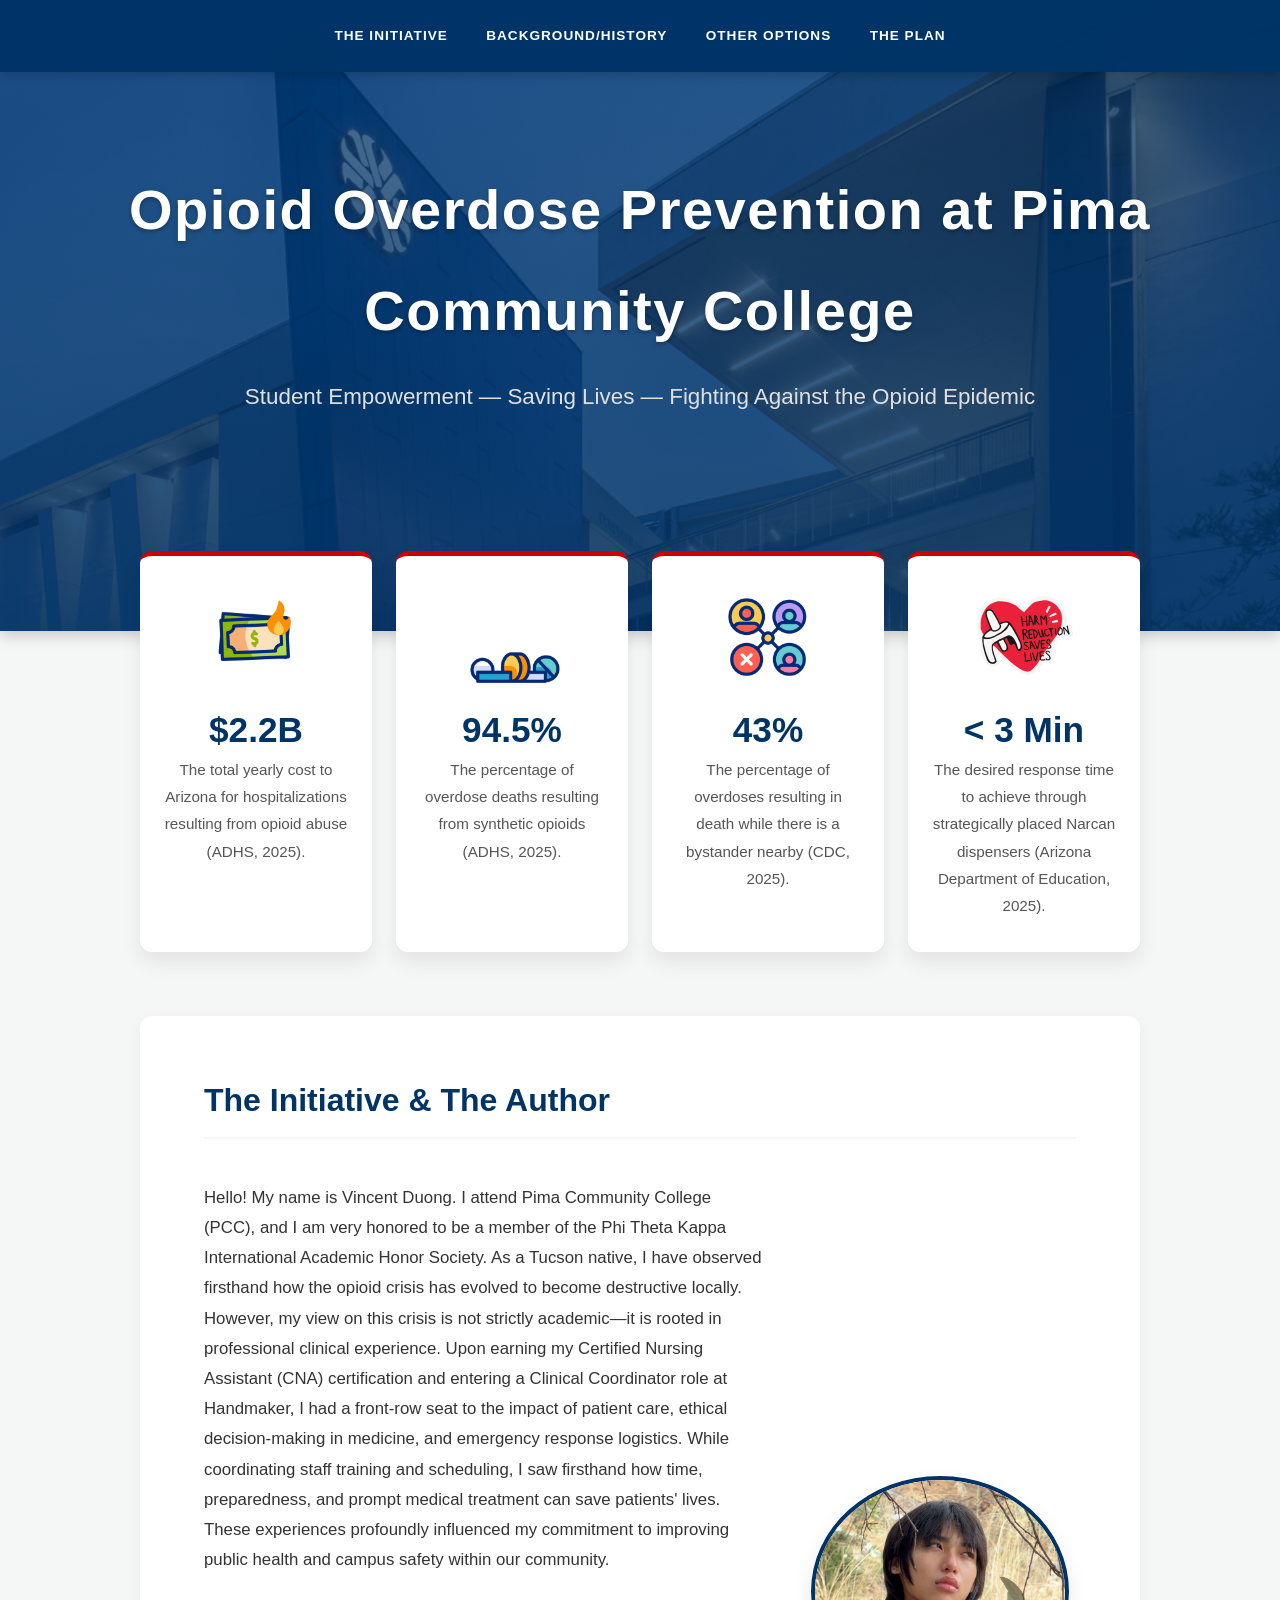
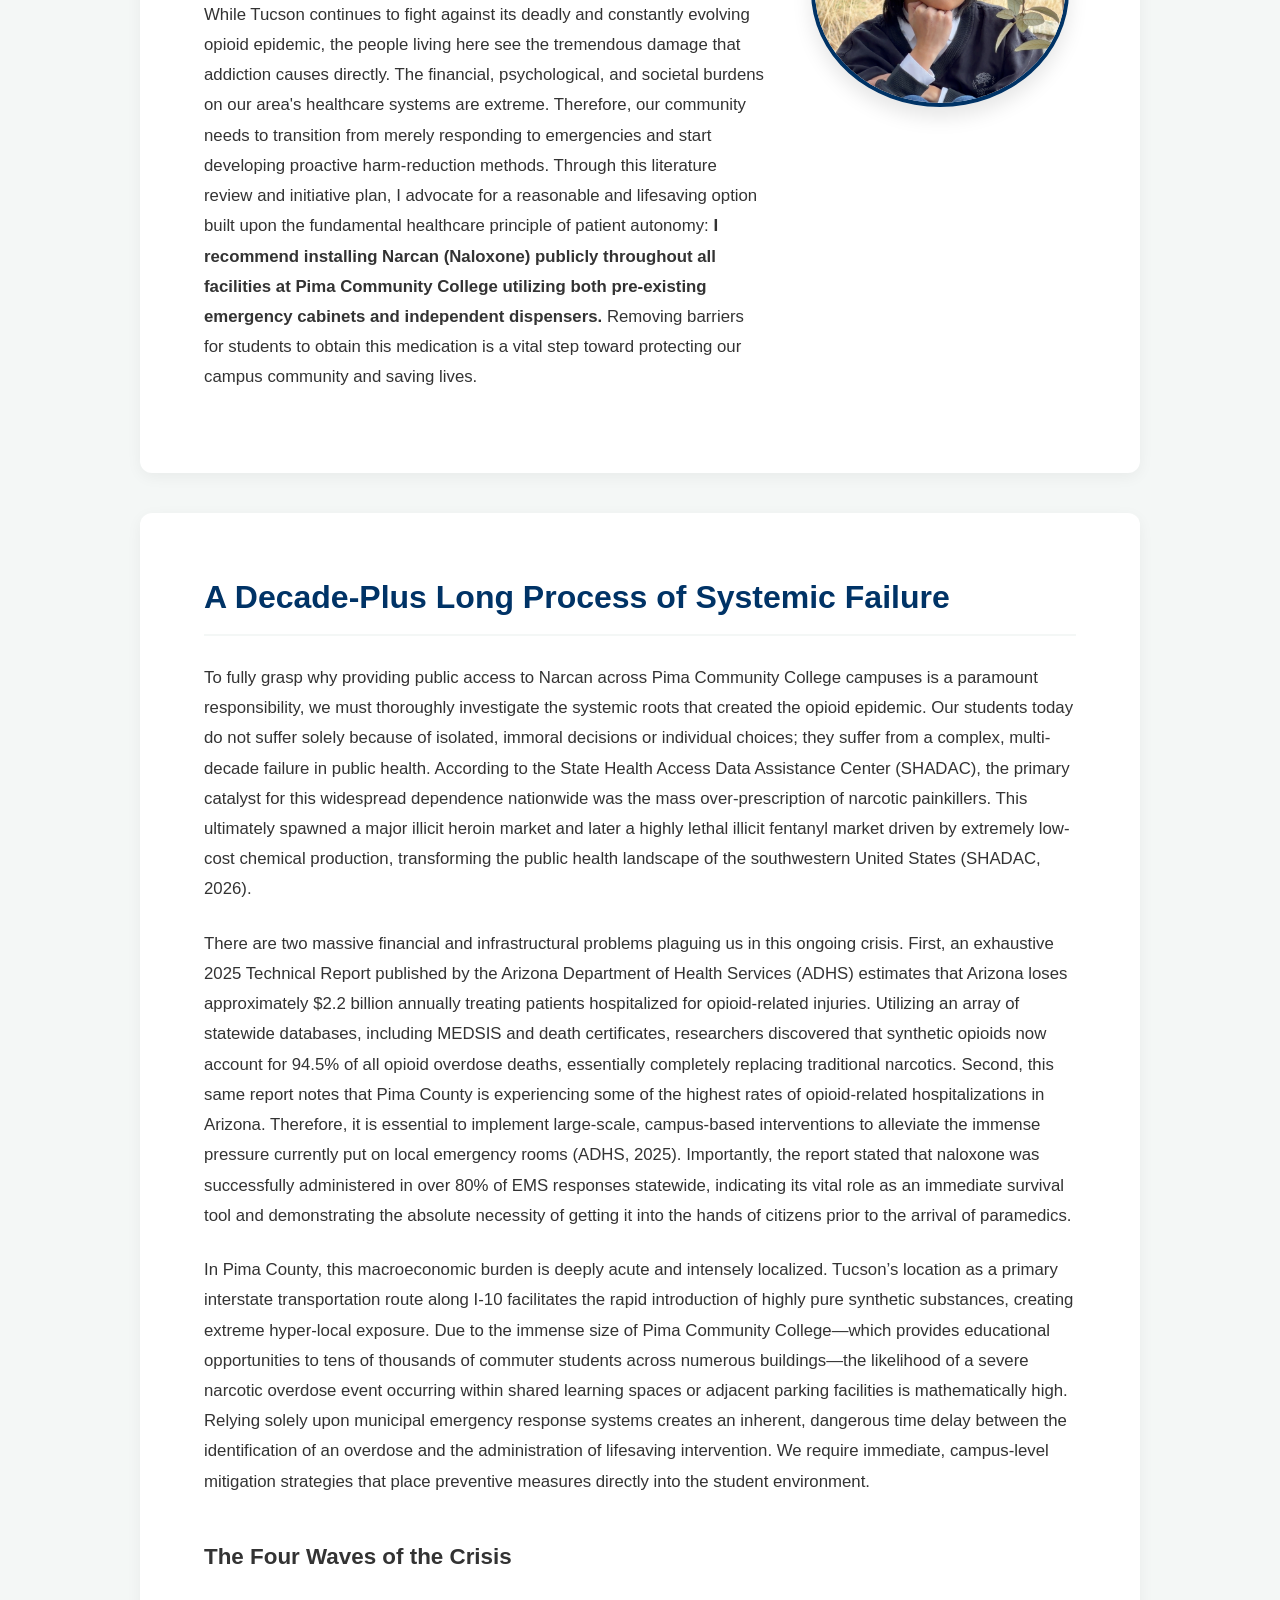
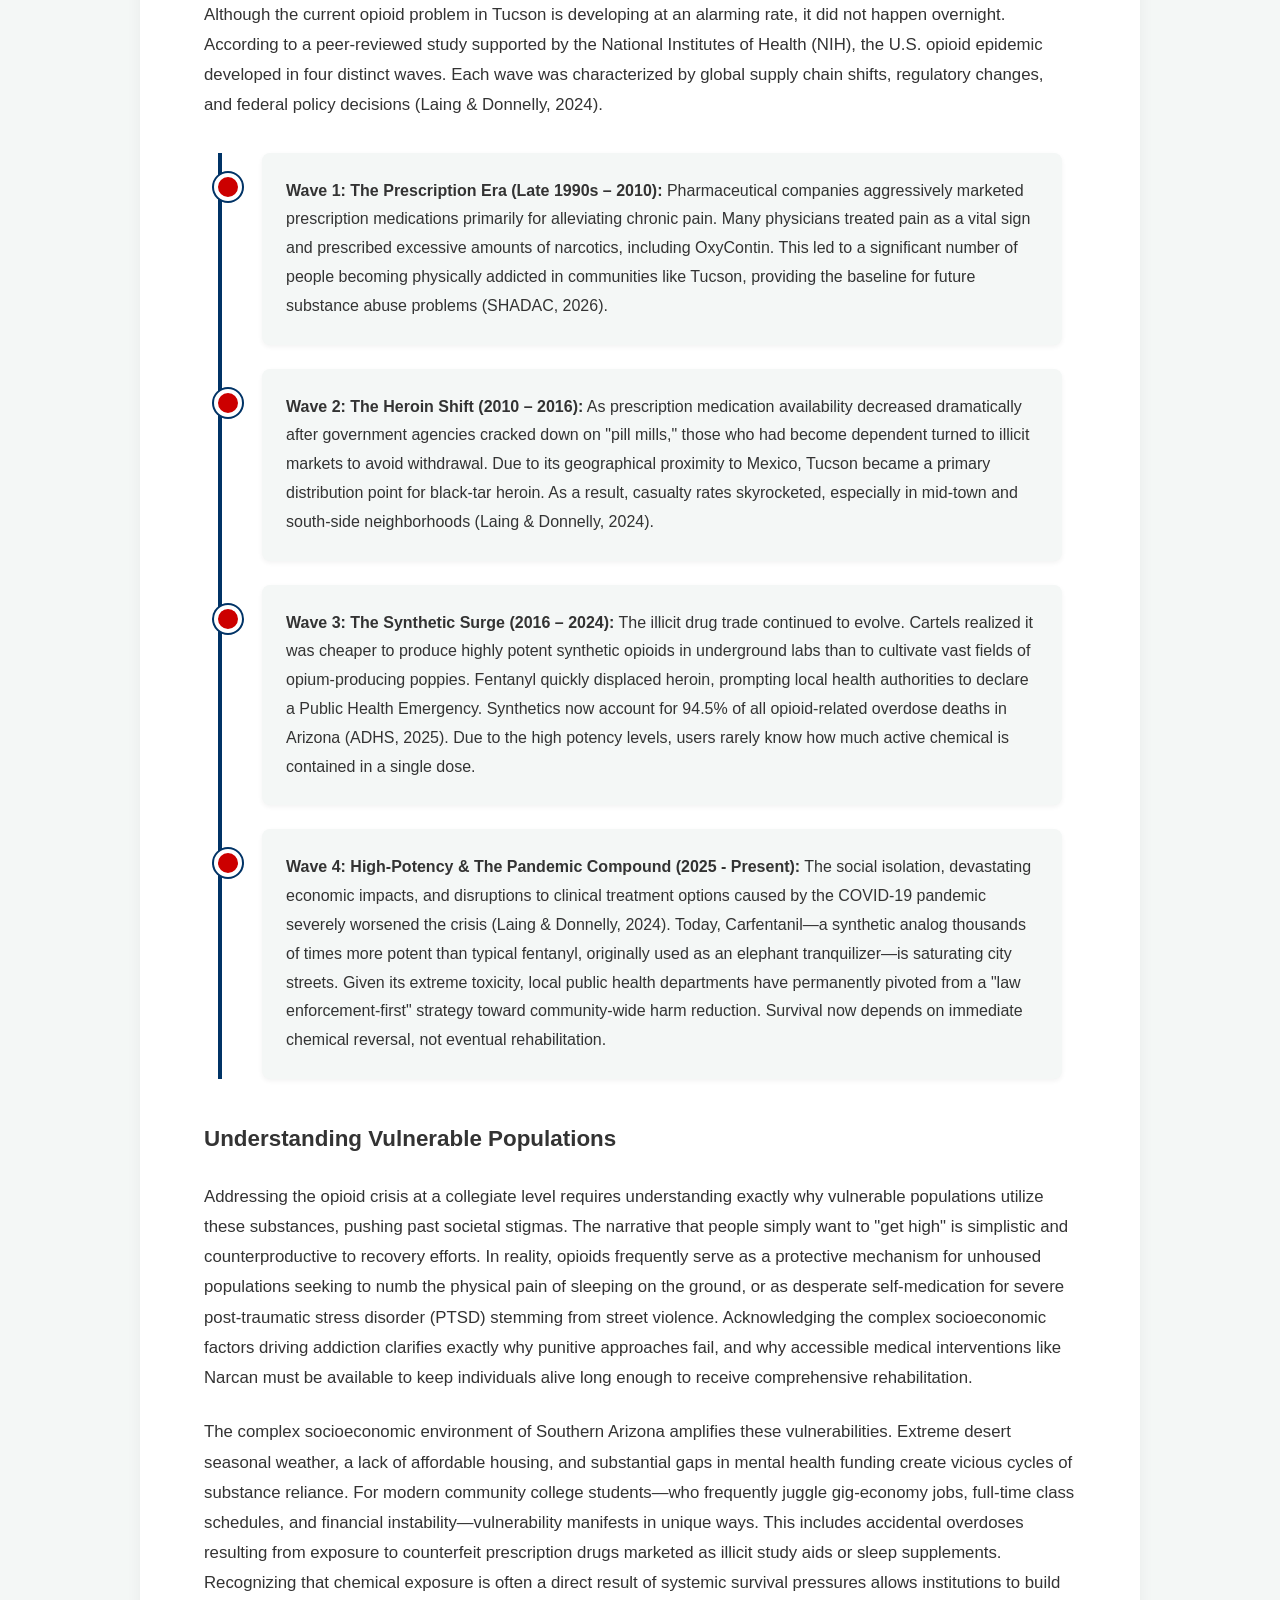
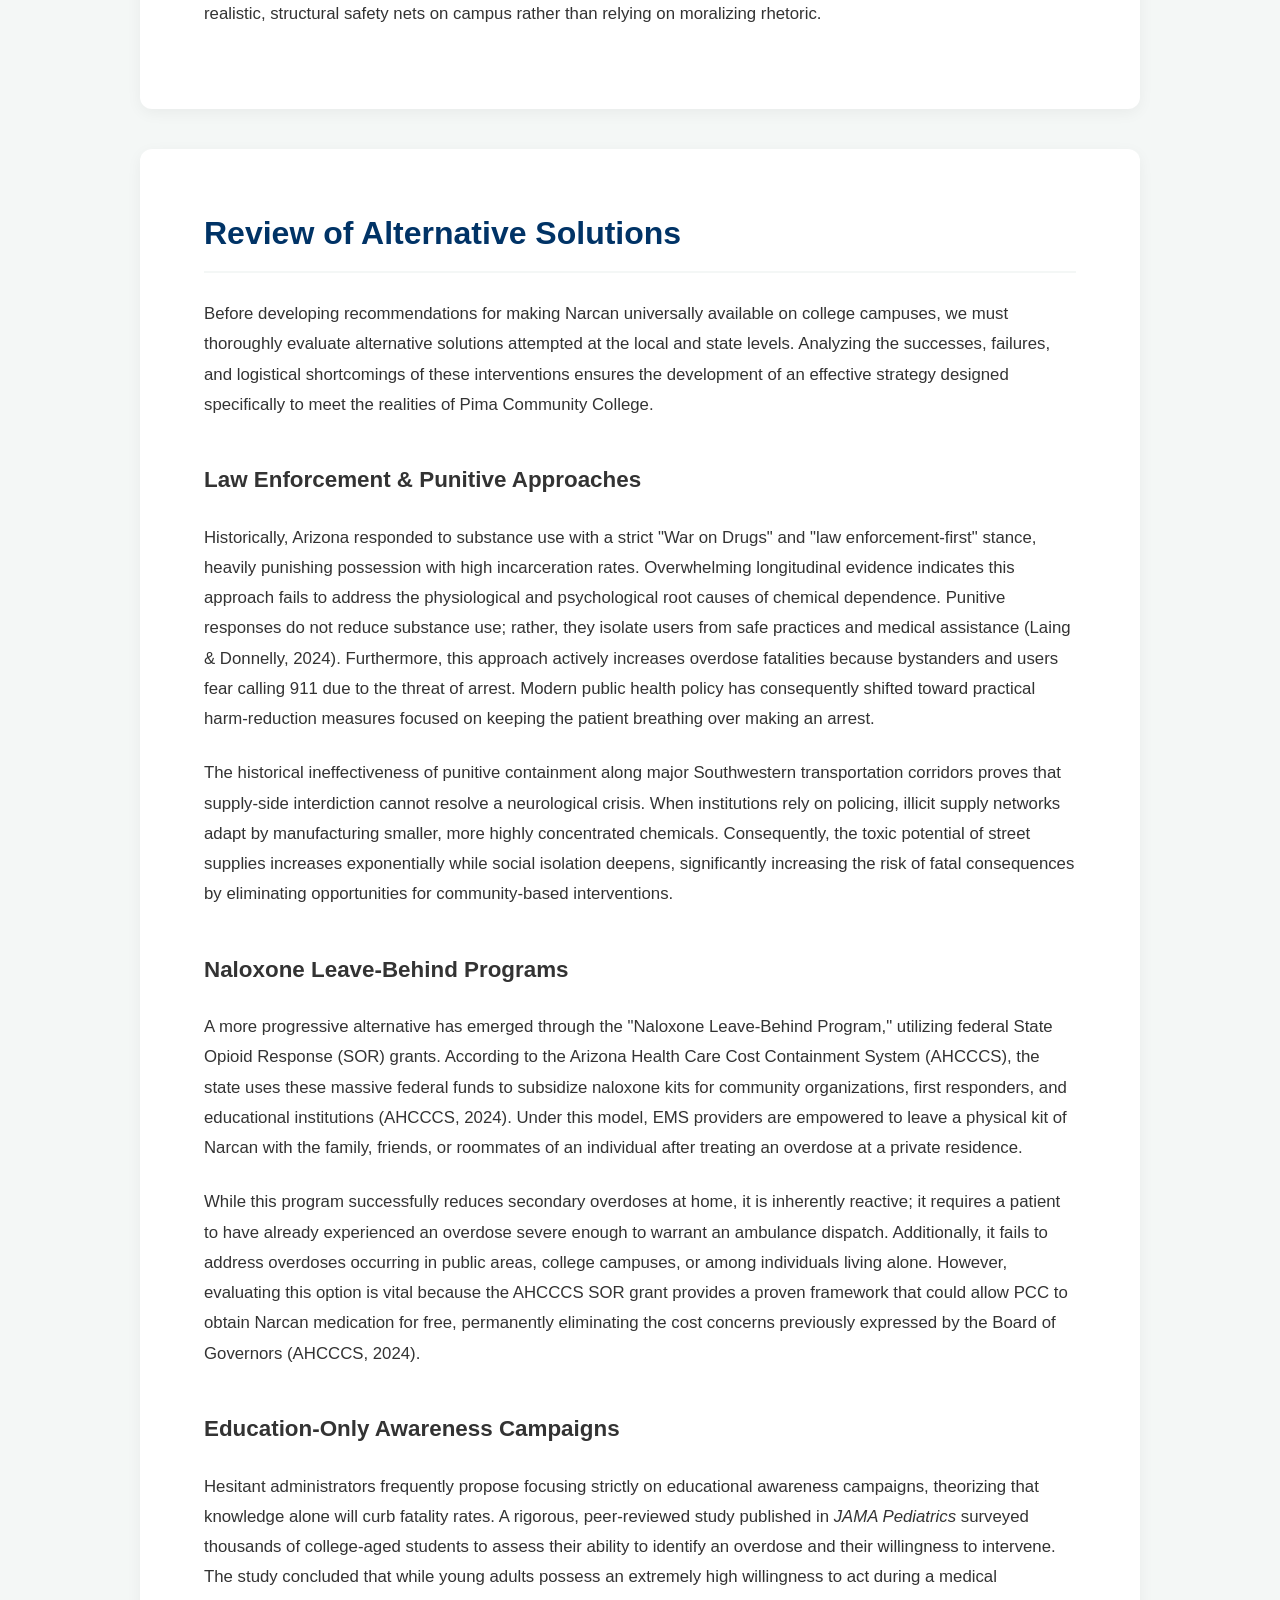
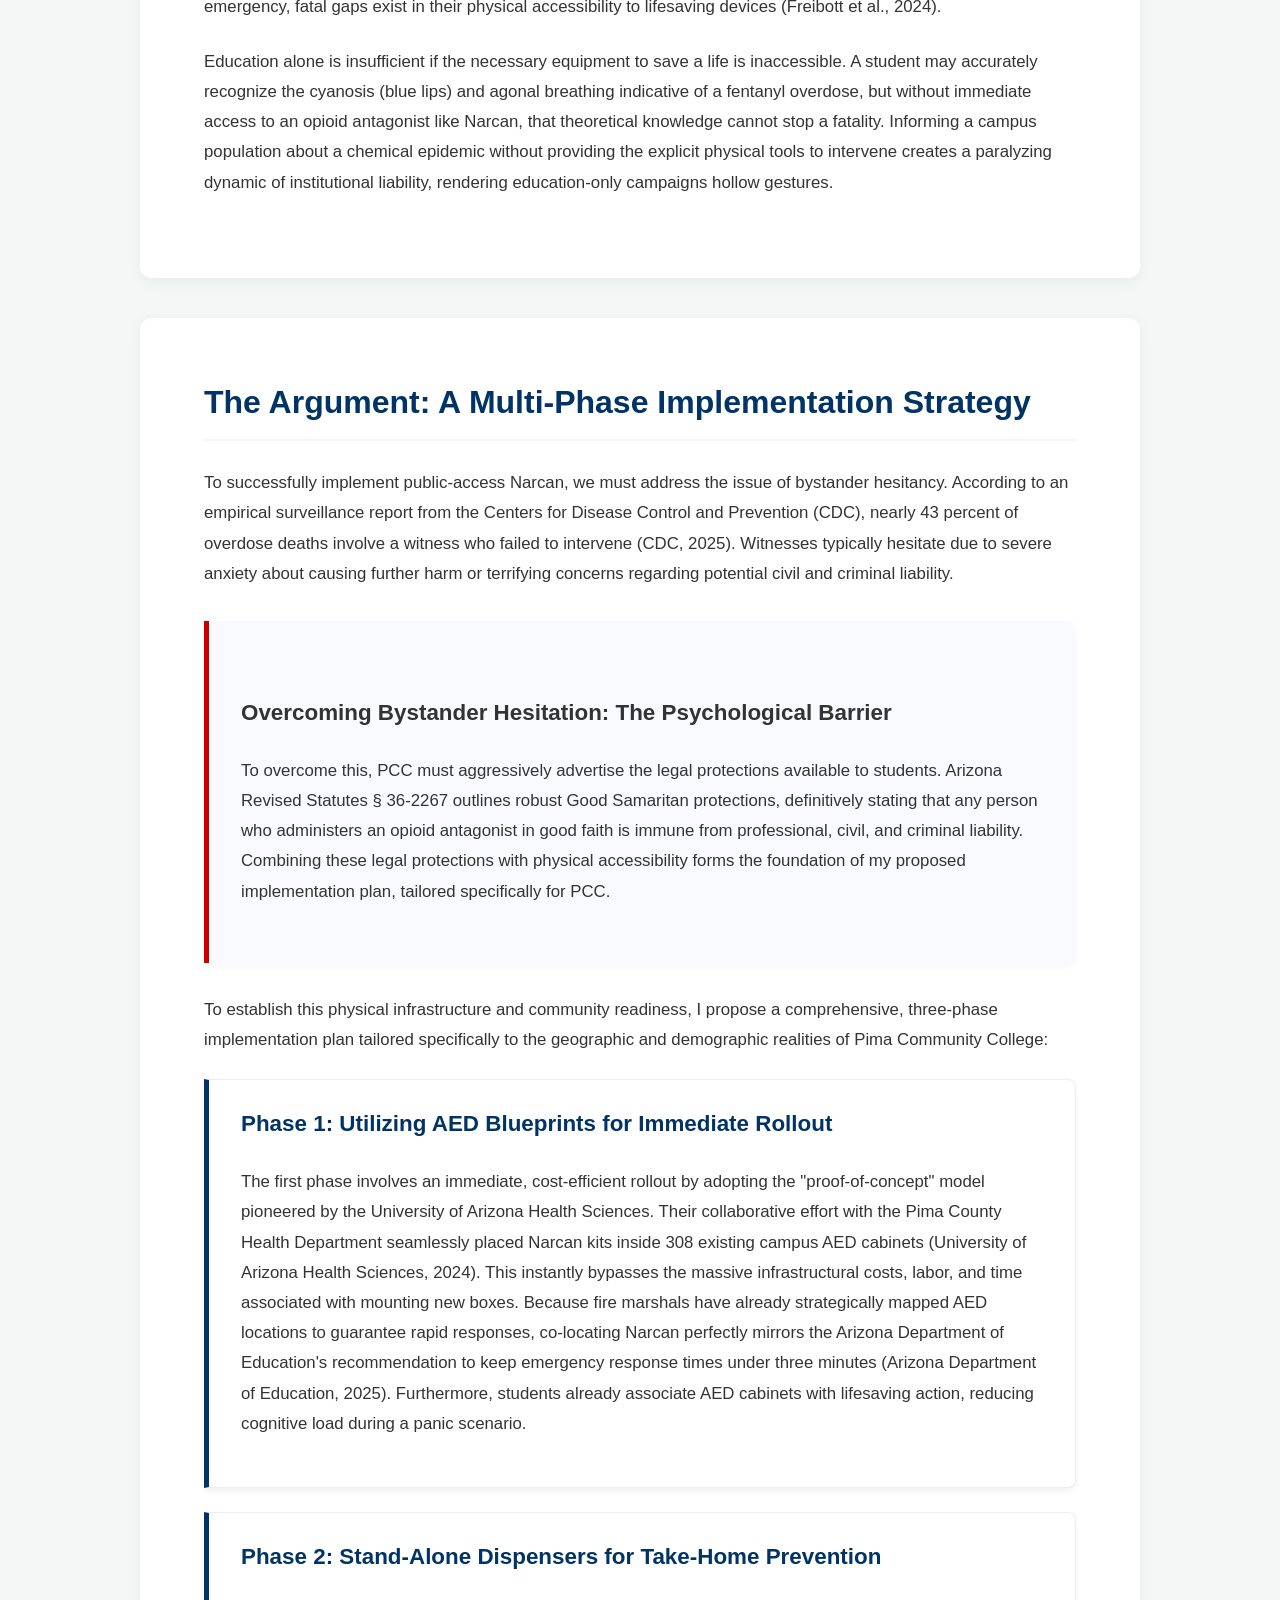
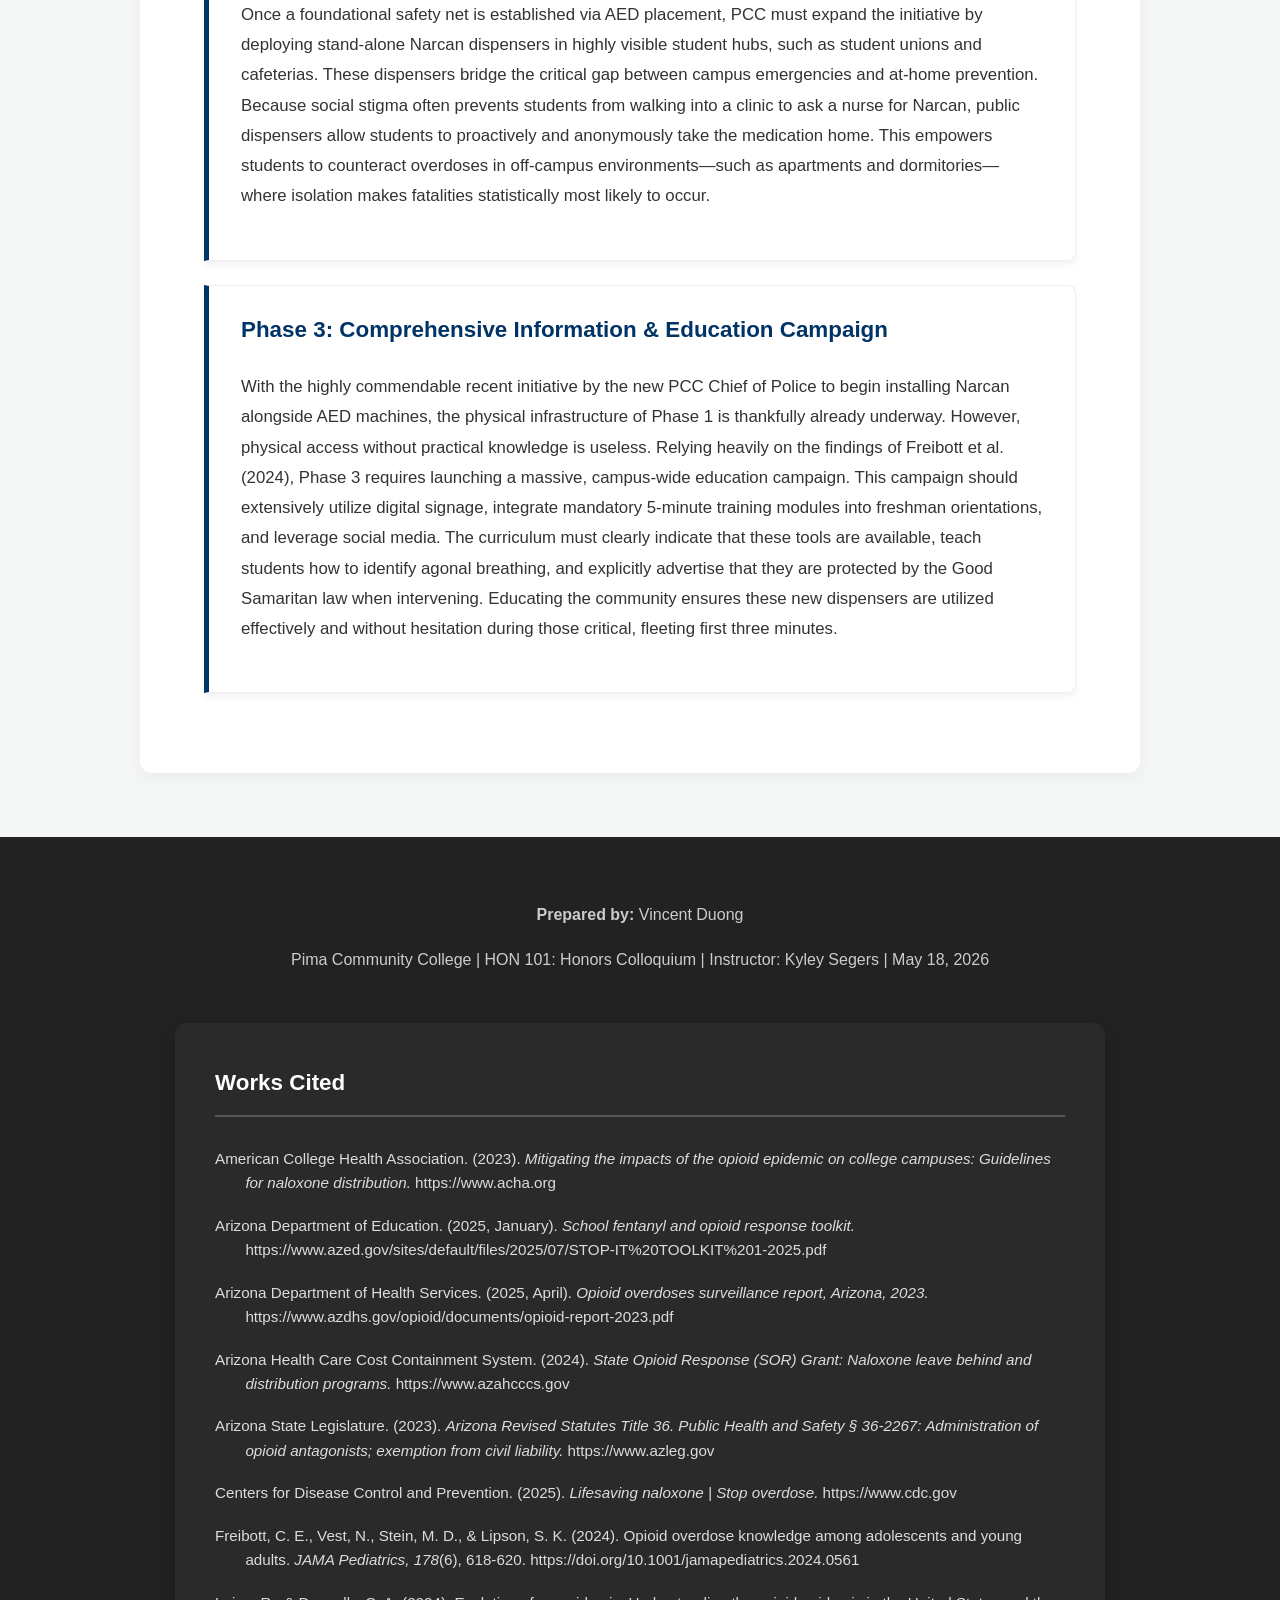
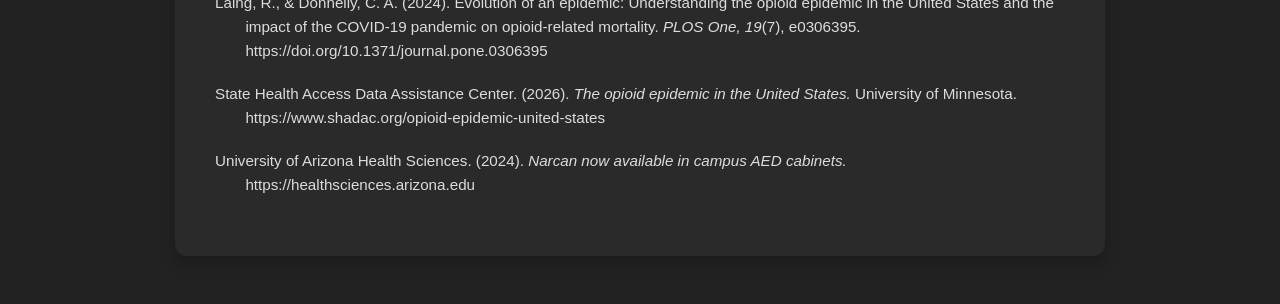
<file: index.html>
<!DOCTYPE html>
<html lang="en">

<head>
    <meta charset="UTF-8">
    <meta name="viewport" content="width=device-width, initial-scale=1.0">
    <title>Narcan at PCC: Empower Students, Save Lives</title>
    <link rel="icon" type="image/png" href="favicon3.png">
    <style>
        /* --- FLYING AIRPLANE CSS --- */
        .flying-airplane {
            position: fixed;
            top: 50%;         
            left: -100px;     
            z-index: 9999;    
            pointer-events: none; 
            animation: flyAcross 18s linear infinite; 
        }

        .flying-airplane svg {
            width: 45px;
            height: auto;
            fill: var(--primary-color); 
            opacity: 0.3; 
            animation: bobPlane 4s ease-in-out infinite; 
        }

        @keyframes flyAcross {
            0% { transform: translateX(0) translateY(0); }
            100% { transform: translateX(120vw) translateY(-15vh); }
        }

        @keyframes bobPlane {
            0%, 100% { transform: translateY(0) rotate(15deg); }
            50% { transform: translateY(-20px) rotate(22deg); }
        }
        
        /* --- AUTHOR PROFILE CSS --- */
        .text-image-grid {
            display: grid;
            grid-template-columns: 2fr 1fr;
            gap: 2rem;
            align-items: center;
        }

        .profile-container {
            position: relative;
            margin: 0 auto;
            max-width: 250px; 
            transition: transform 0.4s cubic-bezier(0.175, 0.885, 0.32, 1.275);
        }

        .profile-container:hover {
            transform: scale(1.05) rotate(2deg);
        }

        .profile-pic {
            border-radius: 50%;
            width: 100%;
            display: block;
            border: 4px solid var(--primary-color);
            box-shadow: 0 10px 20px rgba(0,0,0,0.1);
        }
        
        :root {
            --primary-color: #003366; 
            --accent-color: #cc0000;  
            --bg-color: #f4f7f6;
            --text-dark: #333333;
            --card-bg: #ffffff;
        }

        html {
            scroll-behavior: smooth;
        }

        body {
            font-family: 'Segoe UI', Tahoma, Geneva, Verdana, sans-serif;
            line-height: 1.8; 
            margin: 0;
            padding: 0;
            color: var(--text-dark);
            background-color: var(--bg-color);
            overflow-x: hidden; 
            width: 100%;
            position: relative;
        }

        /* --- PARALLAX BACKGROUND HEADER --- */
        header {
            position: relative;
            padding: 10rem 2rem 12rem 2rem; 
            text-align: center;
            color: white;
            background-image: linear-gradient(rgba(0, 51, 102, 0.70), rgba(0, 51, 102, 0.95)), url('downtown.jpg');
            background-size: cover;
            background-position: center;
            background-attachment: fixed; 
            box-shadow: 0 4px 15px rgba(0,0,0,0.2);
            z-index: 1;
        }

        .header-content {
            position: relative;
            z-index: 2;
            animation: fadeUp 1.2s ease-out forwards;
            opacity: 0;
            transform: translateY(20px);
        }

        @keyframes fadeUp {
            to {
                opacity: 1;
                transform: translateY(0);
            }
        }

        header h1 { margin: 0; font-size: 3.5rem; letter-spacing: 1.5px; font-weight: 800; text-shadow: 0 2px 4px rgba(0,0,0,0.3); }
        header p { font-size: 1.4rem; margin-top: 15px; font-weight: 300; color: #e0e0e0; max-width: 800px; margin-left: auto; margin-right: auto;}

        .container { max-width: 1000px; margin: 0 auto; padding: 0 2rem; }

        .reveal {
            opacity: 0;
            transform: translateY(40px);
            transition: opacity 0.8s ease-out, transform 0.8s ease-out;
        }
        .reveal.active { opacity: 1; transform: translateY(0); }

        /* --- THE STATS GRID --- */
        .stats-grid {
            display: grid;
            grid-template-columns: repeat(auto-fit, minmax(220px, 1fr));
            gap: 1.5rem;
            margin-top: -5rem; 
            margin-bottom: 4rem;
            position: relative;
            z-index: 10;
            scroll-margin-top: 100px;
        }

        .stat-card {
            background-color: var(--card-bg);
            border-radius: 12px;
            padding: 2rem 1.5rem;
            text-align: center;
            box-shadow: 0 10px 20px rgba(0,0,0,0.08);
            border-top: 5px solid var(--accent-color);
            transition: transform 0.3s ease, box-shadow 0.3s ease;
            display: flex;
            flex-direction: column;
            align-items: center;
        }

        .stat-card:hover { transform: translateY(-8px); box-shadow: 0 15px 25px rgba(0,0,0,0.15); border-top-color: var(--primary-color); }
        .stat-image { width: 100%; max-width: 100px; height: auto; margin-bottom: 1rem; border-radius: 8px; }
        .stat-number { font-size: 2.2rem; font-weight: bold; color: var(--primary-color); margin: 0.5rem 0; line-height: 1; }
        .stat-desc { font-size: 0.95rem; color: #555; margin: 0; font-weight: 500; }

        /* Essay Content Sections */
        .content-section {
            background-color: var(--card-bg);
            padding: 3.5rem 4rem;
            border-radius: 12px;
            box-shadow: 0 4px 15px rgba(0,0,0,0.05);
            margin-bottom: 2.5rem;
            scroll-margin-top: 80px;
        }

        .content-section p { margin-bottom: 1.5rem; font-size: 1.05rem; }
        
        h2 { color: var(--primary-color); border-bottom: 2px solid var(--bg-color); padding-bottom: 0.5rem; margin-top: 0; font-size: 2rem; }
        h3 { color: var(--text-dark); margin-top: 2.5rem; font-size: 1.4rem; }

        /* --- TIMELINE CSS --- */
        .timeline {
            position: relative;
            max-width: 800px;
            margin: 2rem auto;
            padding-left: 2.5rem;
            list-style: none;
            border-left: 4px solid var(--primary-color);
        }

        .timeline li {
            position: relative;
            margin-bottom: 1.5rem;
            padding: 1.5rem;
            background: var(--bg-color);
            border-radius: 8px;
            box-shadow: 0 2px 5px rgba(0,0,0,0.05);
            transition: transform 0.3s ease;
        }

        .timeline li::before {
            content: '';
            position: absolute;
            left: -48px; 
            top: 20px;
            width: 20px;
            height: 20px;
            background: var(--accent-color);
            border-radius: 50%;
            border: 4px solid #fff;
            box-shadow: 0 0 0 2px var(--primary-color);
        }

        .timeline li:hover { transform: translateX(10px); background: #ffffff; }

        /* --- PHASE CARDS CSS --- */
        .phase-card {
            background: #fff;
            border: 1px solid #eee;
            border-left: 5px solid var(--primary-color);
            padding: 1.5rem 2rem;
            margin-bottom: 1.5rem;
            border-radius: 0 8px 8px 0;
            box-shadow: 0 4px 6px rgba(0,0,0,0.05);
            transition: all 0.3s ease;
            position: relative;
            overflow: hidden;
        }

        .phase-card:hover {
            transform: translateY(-5px);
            box-shadow: 0 10px 20px rgba(0,0,0,0.1);
            border-left-color: var(--accent-color);
        }

        .phase-card h3 { margin-top: 0; color: var(--primary-color); transition: color 0.3s; }
        .phase-card:hover h3 { color: var(--accent-color); }

        /* --- ANIMATED HIGHLIGHT BOX --- */
        .highlight-box {
            background-color: #f8faff;
            border-left: 5px solid var(--accent-color);
            padding: 2rem;
            margin: 2rem 0;
            border-radius: 0 8px 8px 0;
            box-shadow: 0 4px 10px rgba(0,0,0,0.03);
        }

        /* Footer */
        footer { background-color: #222; color: #ccc; text-align: center; padding: 3rem 2rem; margin-top: 4rem; }

        /* Works Cited */
        .works-cited {
            background-color: #2a2a2a; 
            padding: 2.5rem;
            border-radius: 12px;
            font-size: 0.95rem;
            text-align: left;
            max-width: 850px;
            margin: 3rem auto 0 auto;
            box-shadow: 0 8px 16px rgba(0,0,0,0.2);
        }

        .works-cited h4 { color: #ffffff; border-bottom: 2px solid #555; padding-bottom: 0.75rem; font-size: 1.4rem; margin-top: 0; }
        .works-cited p { text-indent: -2em; padding-left: 2em; margin: 1.2em 0; word-wrap: break-word; line-height: 1.6; color: #dcdcdc; }
        .works-cited a { color: #66b3ff; text-decoration: none; word-break: break-all; }
        .works-cited a:hover { text-decoration: underline; }

        nav {
            position: fixed;
            top: 0;
            width: 100%;
            background-color: rgba(0, 51, 102, 0.98); 
            padding: 1rem 0;
            text-align: center;
            z-index: 1000;
            box-shadow: 0 2px 10px rgba(0,0,0,0.2);
            display: flex;
            justify-content: center;
            flex-wrap: wrap;
        }

        nav a { color: white; text-decoration: none; margin: 0.5rem 1.2rem; font-weight: bold; text-transform: uppercase; font-size: 0.85rem; letter-spacing: 1px; transition: color 0.3s; }
        nav a:hover { color: var(--accent-color); }

        /* --- MOBILE RESPONSIVENESS FIXES --- */
        @media (max-width: 768px) {
            header { 
                padding: 7rem 1rem 6rem 1rem; 
                background-attachment: scroll; 
            }
            header h1 { font-size: 2.2rem; }
            header p { font-size: 1.1rem; }
            
            .stats-grid { margin-top: -3rem; }
            
            .content-section { padding: 2rem 1.5rem; }
            .container { padding: 0 1rem; }
            
            .text-image-grid { 
                grid-template-columns: 1fr; 
                text-align: center;
            }
            
            .timeline { padding-left: 1.5rem; }
            .timeline li::before { left: -32px; width: 16px; height: 16px; top: 22px; }
            
            .highlight-box { padding: 1.5rem; }
            .works-cited { padding: 1.5rem; font-size: 0.85rem; }
            
            nav a { margin: 0.5rem; font-size: 0.75rem; }
        }
    </style>
</head>
<body>
    <nav>
        <a href="#ethos">The Initiative</a>
        <a href="#context">Background/History</a>
        <a href="#alternatives">Other Options</a>
        <a href="#proposal">The Plan</a>
    </nav>
    
    <div class="flying-airplane">
        <svg viewBox="0 0 512 512" xmlns="http://www.w3.org/2000/svg">
            <path d="M47.6 300.4L228.3 469.1c7.5 7 17.4 10.9 27.7 10.9s20.2-3.9 27.7-10.9L464.4 300.4c30.4-28.3 47.6-68 47.6-109.5v-5.8c0-69.9-50.5-129.5-119.4-141C347 36.5 300.6 51.4 268 84L256 96 244 84c-32.6-32.6-79-47.5-124.6-39.9C50.5 55.6 0 115.2 0 185.1v5.8c0 41.5 17.2 81.2 47.6 109.5z"></path>
        </svg>
    </div>

    <header> 
        <div class="header-content">
            <h1>Opioid Overdose Prevention at Pima Community College</h1>
            <p>Student Empowerment — Saving Lives — Fighting Against the Opioid Epidemic</p>
        </div>
    </header>

    <div class="container">
        
        <div class="stats-grid">
            <div class="stat-card reveal">
                <img src="money-burn.gif" alt="Drawing illustrating financial cost" class="stat-image">
                <div class="stat-number">$2.2B</div>
                <p class="stat-desc">The total yearly cost to Arizona for hospitalizations resulting from opioid abuse (ADHS, 2025).</p>
            </div>
            <div class="stat-card reveal">
                <img src="poison.gif" alt="Drawings illustrating synthetic opioids" class="stat-image">
                <div class="stat-number">94.5%</div>
                <p class="stat-desc">The percentage of overdose deaths resulting from synthetic opioids (ADHS, 2025).</p>
            </div>
            <div class="stat-card reveal">
                <img src="exclude.gif" alt="Illustration showing bystander indecision" class="stat-image">
                <div class="stat-number">43%</div>
                <p class="stat-desc">The percentage of overdoses resulting in death while there is a bystander nearby (CDC, 2025).</p>
            </div>
            <div class="stat-card reveal">
                <img src="narcan.gif" alt="Illustration showing timely response" class="stat-image">
                <div class="stat-number">&lt; 3 Min</div>
                <p class="stat-desc">The desired response time to achieve through strategically placed Narcan dispensers (Arizona Department of Education, 2025).</p>
            </div>
        </div>

        <div class="content-section reveal" id="ethos">
            <h2>The Initiative & The Author</h2>
            <div class="text-image-grid">
                <div>
                    <p>Hello! My name is Vincent Duong. I attend Pima Community College (PCC), and I am very honored to be a member of the Phi Theta Kappa International Academic Honor Society. As a Tucson native, I have observed firsthand how the opioid crisis has evolved to become destructive locally. However, my view on this crisis is not strictly academic—it is rooted in professional clinical experience. Upon earning my Certified Nursing Assistant (CNA) certification and entering a Clinical Coordinator role at Handmaker, I had a front-row seat to the impact of patient care, ethical decision-making in medicine, and emergency response logistics. While coordinating staff training and scheduling, I saw firsthand how time, preparedness, and prompt medical treatment can save patients' lives. These experiences profoundly influenced my commitment to improving public health and campus safety within our community.</p>
                    <p>While Tucson continues to fight against its deadly and constantly evolving opioid epidemic, the people living here see the tremendous damage that addiction causes directly. The financial, psychological, and societal burdens on our area's healthcare systems are extreme. Therefore, our community needs to transition from merely responding to emergencies and start developing proactive harm-reduction methods. Through this literature review and initiative plan, I advocate for a reasonable and lifesaving option built upon the fundamental healthcare principle of patient autonomy: <strong>I recommend installing Narcan (Naloxone) publicly throughout all facilities at Pima Community College utilizing both pre-existing emergency cabinets and independent dispensers.</strong> Removing barriers for students to obtain this medication is a vital step toward protecting our campus community and saving lives.</p>
                </div>
                <div class="profile-container">
                    <img src="vincent_profile.png" alt="Vincent Duong" class="profile-pic">
                </div>
            </div>
        </div>

        <div class="content-section reveal" id="context">
            <h2>A Decade-Plus Long Process of Systemic Failure</h2>
            <p>To fully grasp why providing public access to Narcan across Pima Community College campuses is a paramount responsibility, we must thoroughly investigate the systemic roots that created the opioid epidemic. Our students today do not suffer solely because of isolated, immoral decisions or individual choices; they suffer from a complex, multi-decade failure in public health. According to the State Health Access Data Assistance Center (SHADAC), the primary catalyst for this widespread dependence nationwide was the mass over-prescription of narcotic painkillers. This ultimately spawned a major illicit heroin market and later a highly lethal illicit fentanyl market driven by extremely low-cost chemical production, transforming the public health landscape of the southwestern United States (SHADAC, 2026).</p>
            
            <p>There are two massive financial and infrastructural problems plaguing us in this ongoing crisis. First, an exhaustive 2025 Technical Report published by the Arizona Department of Health Services (ADHS) estimates that Arizona loses approximately $2.2 billion annually treating patients hospitalized for opioid-related injuries. Utilizing an array of statewide databases, including MEDSIS and death certificates, researchers discovered that synthetic opioids now account for 94.5% of all opioid overdose deaths, essentially completely replacing traditional narcotics. Second, this same report notes that Pima County is experiencing some of the highest rates of opioid-related hospitalizations in Arizona. Therefore, it is essential to implement large-scale, campus-based interventions to alleviate the immense pressure currently put on local emergency rooms (ADHS, 2025). Importantly, the report stated that naloxone was successfully administered in over 80% of EMS responses statewide, indicating its vital role as an immediate survival tool and demonstrating the absolute necessity of getting it into the hands of citizens prior to the arrival of paramedics.</p>
            
            <p>In Pima County, this macroeconomic burden is deeply acute and intensely localized. Tucson’s location as a primary interstate transportation route along I-10 facilitates the rapid introduction of highly pure synthetic substances, creating extreme hyper-local exposure. Due to the immense size of Pima Community College—which provides educational opportunities to tens of thousands of commuter students across numerous buildings—the likelihood of a severe narcotic overdose event occurring within shared learning spaces or adjacent parking facilities is mathematically high. Relying solely upon municipal emergency response systems creates an inherent, dangerous time delay between the identification of an overdose and the administration of lifesaving intervention. We require immediate, campus-level mitigation strategies that place preventive measures directly into the student environment.</p>

            <h3>The Four Waves of the Crisis</h3>
            <p>Although the current opioid problem in Tucson is developing at an alarming rate, it did not happen overnight. According to a peer-reviewed study supported by the National Institutes of Health (NIH), the U.S. opioid epidemic developed in four distinct waves. Each wave was characterized by global supply chain shifts, regulatory changes, and federal policy decisions (Laing & Donnelly, 2024).</p>
            
            <ol class="timeline">
                <li class="reveal"><strong>Wave 1: The Prescription Era (Late 1990s – 2010):</strong> Pharmaceutical companies aggressively marketed prescription medications primarily for alleviating chronic pain. Many physicians treated pain as a vital sign and prescribed excessive amounts of narcotics, including OxyContin. This led to a significant number of people becoming physically addicted in communities like Tucson, providing the baseline for future substance abuse problems (SHADAC, 2026).</li>
                <li class="reveal"><strong>Wave 2: The Heroin Shift (2010 – 2016):</strong> As prescription medication availability decreased dramatically after government agencies cracked down on "pill mills," those who had become dependent turned to illicit markets to avoid withdrawal. Due to its geographical proximity to Mexico, Tucson became a primary distribution point for black-tar heroin. As a result, casualty rates skyrocketed, especially in mid-town and south-side neighborhoods (Laing & Donnelly, 2024).</li>
                <li class="reveal"><strong>Wave 3: The Synthetic Surge (2016 – 2024):</strong> The illicit drug trade continued to evolve. Cartels realized it was cheaper to produce highly potent synthetic opioids in underground labs than to cultivate vast fields of opium-producing poppies. Fentanyl quickly displaced heroin, prompting local health authorities to declare a Public Health Emergency. Synthetics now account for 94.5% of all opioid-related overdose deaths in Arizona (ADHS, 2025). Due to the high potency levels, users rarely know how much active chemical is contained in a single dose.</li>
                <li class="reveal"><strong>Wave 4: High-Potency & The Pandemic Compound (2025 - Present):</strong> The social isolation, devastating economic impacts, and disruptions to clinical treatment options caused by the COVID-19 pandemic severely worsened the crisis (Laing & Donnelly, 2024). Today, Carfentanil—a synthetic analog thousands of times more potent than typical fentanyl, originally used as an elephant tranquilizer—is saturating city streets. Given its extreme toxicity, local public health departments have permanently pivoted from a "law enforcement-first" strategy toward community-wide harm reduction. Survival now depends on immediate chemical reversal, not eventual rehabilitation.</li>
            </ol>

            <h3>Understanding Vulnerable Populations</h3>
            <p>Addressing the opioid crisis at a collegiate level requires understanding exactly why vulnerable populations utilize these substances, pushing past societal stigmas. The narrative that people simply want to "get high" is simplistic and counterproductive to recovery efforts. In reality, opioids frequently serve as a protective mechanism for unhoused populations seeking to numb the physical pain of sleeping on the ground, or as desperate self-medication for severe post-traumatic stress disorder (PTSD) stemming from street violence. Acknowledging the complex socioeconomic factors driving addiction clarifies exactly why punitive approaches fail, and why accessible medical interventions like Narcan must be available to keep individuals alive long enough to receive comprehensive rehabilitation.</p>
            
            <p>The complex socioeconomic environment of Southern Arizona amplifies these vulnerabilities. Extreme desert seasonal weather, a lack of affordable housing, and substantial gaps in mental health funding create vicious cycles of substance reliance. For modern community college students—who frequently juggle gig-economy jobs, full-time class schedules, and financial instability—vulnerability manifests in unique ways. This includes accidental overdoses resulting from exposure to counterfeit prescription drugs marketed as illicit study aids or sleep supplements. Recognizing that chemical exposure is often a direct result of systemic survival pressures allows institutions to build realistic, structural safety nets on campus rather than relying on moralizing rhetoric.</p>
        </div>

        <div class="content-section reveal" id="alternatives">
            <h2>Review of Alternative Solutions</h2>
            <p>Before developing recommendations for making Narcan universally available on college campuses, we must thoroughly evaluate alternative solutions attempted at the local and state levels. Analyzing the successes, failures, and logistical shortcomings of these interventions ensures the development of an effective strategy designed specifically to meet the realities of Pima Community College.</p>
            
            <h3>Law Enforcement & Punitive Approaches</h3>
            <p>Historically, Arizona responded to substance use with a strict "War on Drugs" and "law enforcement-first" stance, heavily punishing possession with high incarceration rates. Overwhelming longitudinal evidence indicates this approach fails to address the physiological and psychological root causes of chemical dependence. Punitive responses do not reduce substance use; rather, they isolate users from safe practices and medical assistance (Laing & Donnelly, 2024). Furthermore, this approach actively increases overdose fatalities because bystanders and users fear calling 911 due to the threat of arrest. Modern public health policy has consequently shifted toward practical harm-reduction measures focused on keeping the patient breathing over making an arrest.</p>
            <p>The historical ineffectiveness of punitive containment along major Southwestern transportation corridors proves that supply-side interdiction cannot resolve a neurological crisis. When institutions rely on policing, illicit supply networks adapt by manufacturing smaller, more highly concentrated chemicals. Consequently, the toxic potential of street supplies increases exponentially while social isolation deepens, significantly increasing the risk of fatal consequences by eliminating opportunities for community-based interventions.</p>

            <h3>Naloxone Leave-Behind Programs</h3>
            <p>A more progressive alternative has emerged through the "Naloxone Leave-Behind Program," utilizing federal State Opioid Response (SOR) grants. According to the Arizona Health Care Cost Containment System (AHCCCS), the state uses these massive federal funds to subsidize naloxone kits for community organizations, first responders, and educational institutions (AHCCCS, 2024). Under this model, EMS providers are empowered to leave a physical kit of Narcan with the family, friends, or roommates of an individual after treating an overdose at a private residence.</p>
            <p>While this program successfully reduces secondary overdoses at home, it is inherently reactive; it requires a patient to have already experienced an overdose severe enough to warrant an ambulance dispatch. Additionally, it fails to address overdoses occurring in public areas, college campuses, or among individuals living alone. However, evaluating this option is vital because the AHCCCS SOR grant provides a proven framework that could allow PCC to obtain Narcan medication for free, permanently eliminating the cost concerns previously expressed by the Board of Governors (AHCCCS, 2024).</p>

            <h3>Education-Only Awareness Campaigns</h3>
            <p>Hesitant administrators frequently propose focusing strictly on educational awareness campaigns, theorizing that knowledge alone will curb fatality rates. A rigorous, peer-reviewed study published in <em>JAMA Pediatrics</em> surveyed thousands of college-aged students to assess their ability to identify an overdose and their willingness to intervene. The study concluded that while young adults possess an extremely high willingness to act during a medical emergency, fatal gaps exist in their physical accessibility to lifesaving devices (Freibott et al., 2024).</p>
            <p>Education alone is insufficient if the necessary equipment to save a life is inaccessible. A student may accurately recognize the cyanosis (blue lips) and agonal breathing indicative of a fentanyl overdose, but without immediate access to an opioid antagonist like Narcan, that theoretical knowledge cannot stop a fatality. Informing a campus population about a chemical epidemic without providing the explicit physical tools to intervene creates a paralyzing dynamic of institutional liability, rendering education-only campaigns hollow gestures.</p>
        </div>

        <div class="content-section reveal" id="proposal">
            <h2>The Argument: A Multi-Phase Implementation Strategy</h2>
            <p>To successfully implement public-access Narcan, we must address the issue of bystander hesitancy. According to an empirical surveillance report from the Centers for Disease Control and Prevention (CDC), nearly 43 percent of overdose deaths involve a witness who failed to intervene (CDC, 2025). Witnesses typically hesitate due to severe anxiety about causing further harm or terrifying concerns regarding potential civil and criminal liability.</p>
            
            <div class="highlight-box reveal">
                <h3>Overcoming Bystander Hesitation: The Psychological Barrier</h3>
                <p>To overcome this, PCC must aggressively advertise the legal protections available to students. Arizona Revised Statutes § 36-2267 outlines robust Good Samaritan protections, definitively stating that any person who administers an opioid antagonist in good faith is immune from professional, civil, and criminal liability. Combining these legal protections with physical accessibility forms the foundation of my proposed implementation plan, tailored specifically for PCC.</p>
            </div>

            <p>To establish this physical infrastructure and community readiness, I propose a comprehensive, three-phase implementation plan tailored specifically to the geographic and demographic realities of Pima Community College:</p>

            <div class="phase-card reveal">
                <h3>Phase 1: Utilizing AED Blueprints for Immediate Rollout</h3>
                <p>The first phase involves an immediate, cost-efficient rollout by adopting the "proof-of-concept" model pioneered by the University of Arizona Health Sciences. Their collaborative effort with the Pima County Health Department seamlessly placed Narcan kits inside 308 existing campus AED cabinets (University of Arizona Health Sciences, 2024). This instantly bypasses the massive infrastructural costs, labor, and time associated with mounting new boxes. Because fire marshals have already strategically mapped AED locations to guarantee rapid responses, co-locating Narcan perfectly mirrors the Arizona Department of Education's recommendation to keep emergency response times under three minutes (Arizona Department of Education, 2025). Furthermore, students already associate AED cabinets with lifesaving action, reducing cognitive load during a panic scenario.</p>
            </div>

            <div class="phase-card reveal">
                <h3>Phase 2: Stand-Alone Dispensers for Take-Home Prevention</h3>
                <p>Once a foundational safety net is established via AED placement, PCC must expand the initiative by deploying stand-alone Narcan dispensers in highly visible student hubs, such as student unions and cafeterias. These dispensers bridge the critical gap between campus emergencies and at-home prevention. Because social stigma often prevents students from walking into a clinic to ask a nurse for Narcan, public dispensers allow students to proactively and anonymously take the medication home. This empowers students to counteract overdoses in off-campus environments—such as apartments and dormitories—where isolation makes fatalities statistically most likely to occur.</p>
            </div>

            <div class="phase-card reveal">
                <h3>Phase 3: Comprehensive Information & Education Campaign</h3>
                <p>With the highly commendable recent initiative by the new PCC Chief of Police to begin installing Narcan alongside AED machines, the physical infrastructure of Phase 1 is thankfully already underway. However, physical access without practical knowledge is useless. Relying heavily on the findings of Freibott et al. (2024), Phase 3 requires launching a massive, campus-wide education campaign. This campaign should extensively utilize digital signage, integrate mandatory 5-minute training modules into freshman orientations, and leverage social media. The curriculum must clearly indicate that these tools are available, teach students how to identify agonal breathing, and explicitly advertise that they are protected by the Good Samaritan law when intervening. Educating the community ensures these new dispensers are utilized effectively and without hesitation during those critical, fleeting first three minutes.</p>
            </div>
        </div>

    </div>

    <footer class="reveal">
        <p><strong>Prepared by:</strong> Vincent Duong</p>
        <p>Pima Community College | HON 101: Honors Colloquium | Instructor: Kyley Segers | May 18, 2026</p>
        
        <div class="works-cited">
            <h4>Works Cited</h4>
            <p>American College Health Association. (2023). <em>Mitigating the impacts of the opioid epidemic on college campuses: Guidelines for naloxone distribution.</em> https://www.acha.org</p>
            <p>Arizona Department of Education. (2025, January). <em>School fentanyl and opioid response toolkit.</em> https://www.azed.gov/sites/default/files/2025/07/STOP-IT%20TOOLKIT%201-2025.pdf</p>
            <p>Arizona Department of Health Services. (2025, April). <em>Opioid overdoses surveillance report, Arizona, 2023.</em> https://www.azdhs.gov/opioid/documents/opioid-report-2023.pdf</p>
            <p>Arizona Health Care Cost Containment System. (2024). <em>State Opioid Response (SOR) Grant: Naloxone leave behind and distribution programs.</em> https://www.azahcccs.gov</p>
            <p>Arizona State Legislature. (2023). <em>Arizona Revised Statutes Title 36. Public Health and Safety § 36-2267: Administration of opioid antagonists; exemption from civil liability.</em> https://www.azleg.gov</p>
            <p>Centers for Disease Control and Prevention. (2025). <em>Lifesaving naloxone | Stop overdose.</em> https://www.cdc.gov</p>
            <p>Freibott, C. E., Vest, N., Stein, M. D., & Lipson, S. K. (2024). Opioid overdose knowledge among adolescents and young adults. <em>JAMA Pediatrics, 178</em>(6), 618-620. https://doi.org/10.1001/jamapediatrics.2024.0561</p>
            <p>Laing, R., & Donnelly, C. A. (2024). Evolution of an epidemic: Understanding the opioid epidemic in the United States and the impact of the COVID-19 pandemic on opioid-related mortality. <em>PLOS One, 19</em>(7), e0306395. https://doi.org/10.1371/journal.pone.0306395</p>
            <p>State Health Access Data Assistance Center. (2026). <em>The opioid epidemic in the United States.</em> University of Minnesota. https://www.shadac.org/opioid-epidemic-united-states</p>
            <p>University of Arizona Health Sciences. (2024). <em>Narcan now available in campus AED cabinets.</em> https://healthsciences.arizona.edu</p>
        </div>
    </footer>
    
    <script>
        document.addEventListener('DOMContentLoaded', () => {
            const reveals = document.querySelectorAll('.reveal');

            const revealObserver = new IntersectionObserver((entries, observer) => {
                entries.forEach(entry => {
                    if (entry.isIntersecting) {
                        entry.target.classList.add('active'); 
                        observer.unobserve(entry.target); 
                    }
                });
            }, {
                root: null,
                threshold: 0.02, /* Fixed for mobile height constraints */
                rootMargin: "0px 0px -50px 0px"
            });

            reveals.forEach(reveal => {
                revealObserver.observe(reveal);
            });
        });
    </script>
    
</body>
</html>
</file>
